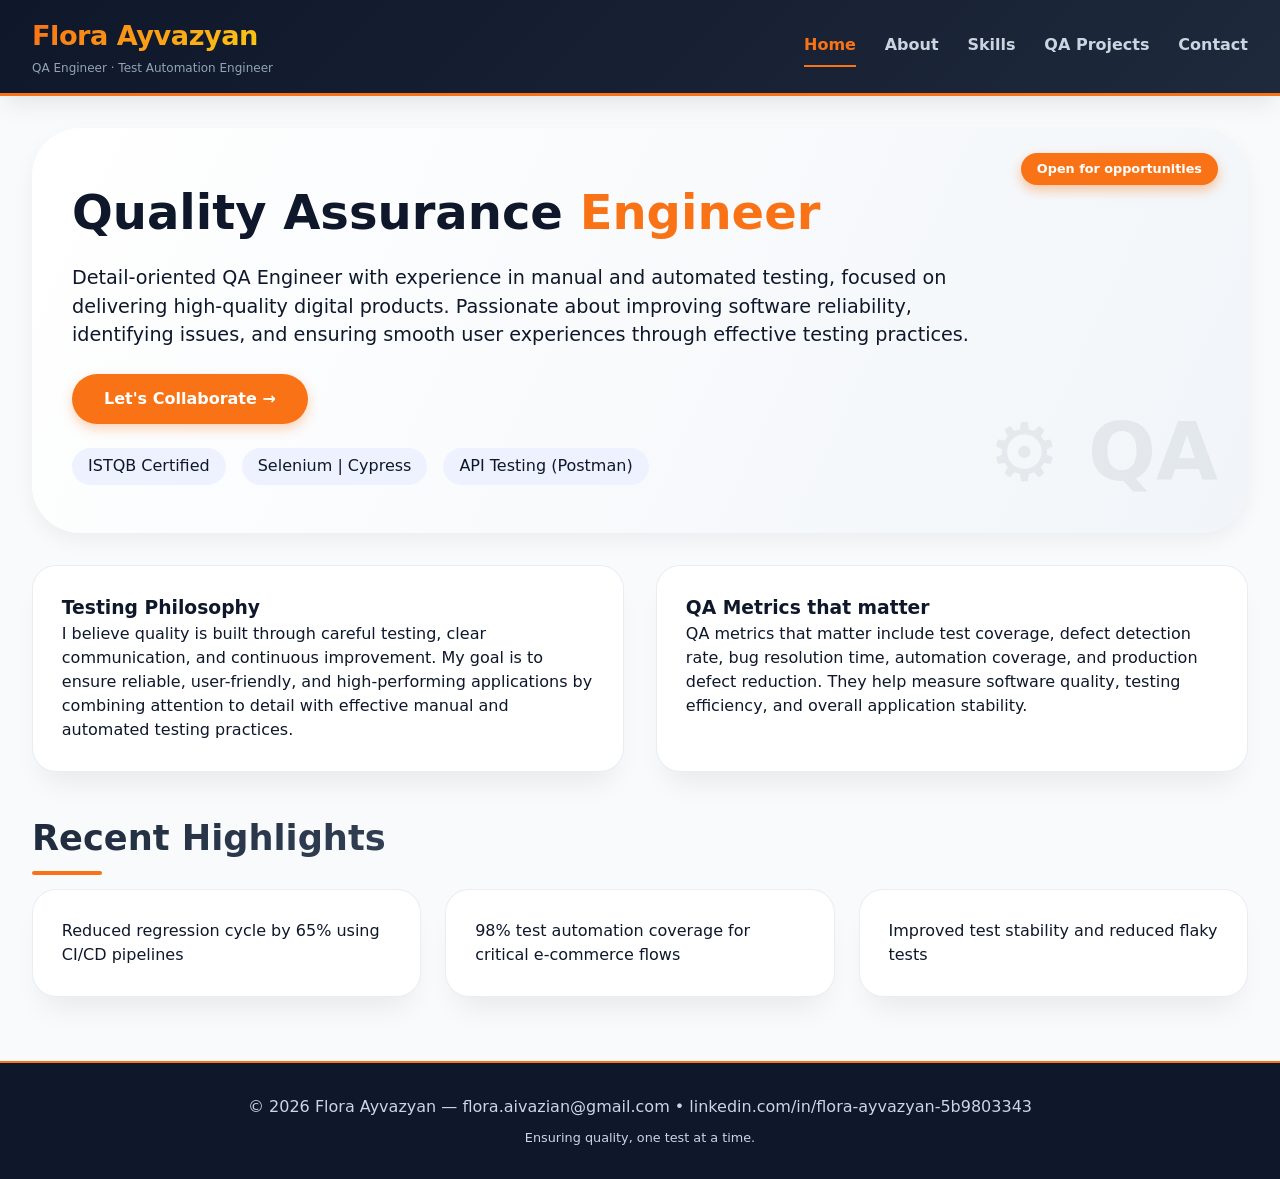
<file: index.html>
<!DOCTYPE html>
<html lang="en">
<head>
  <meta charset="UTF-8" />
  <meta name="viewport" content="width=device-width, initial-scale=1.0, viewport-fit=cover" />
  <title>Flora Ayvazyan | QA Engineer Portfolio - Home</title>
  <link rel="stylesheet" href="css/style.css" />
</head>
<body>

  <header class="site-header">
    <div class="header-container">
      <div class="logo">
        <h1>Flora Ayvazyan</h1>
        <p>QA Engineer · Test Automation Engineer</p>
      </div>

      <nav class="nav-links">
        <a href="index.html" class="nav-btn active"> Home</a>
        <a href="about.html" class="nav-btn"> About</a>
        <a href="skills.html" class="nav-btn"> Skills</a>
        <a href="projects.html" class="nav-btn"> QA Projects</a>
        <a href="contact.html" class="nav-btn"> Contact</a>
      </nav>
    </div>
  </header>

  <main class="container pages-container">

   
    <section id="home" class="page active-page">

      <div class="hero">
        <div class="badge-absolute"> Open for opportunities</div>

        <h1>
          Quality Assurance
          <span class="hero-highlight">Engineer</span>
        </h1>

        <p class="hero-description">
            Detail-oriented QA Engineer with experience in manual and automated testing, focused
             on delivering high-quality digital products. Passionate about improving software reliability, 
             identifying issues, and ensuring smooth user experiences through effective testing practices.
        </p>

        <a href="contact.html" class="btn" id="heroContactBtn">
          Let's Collaborate →
        </a>

        <div class="hero-tags">
          <span class="hero-tag"> ISTQB Certified</span>
          <span class="hero-tag"> Selenium | Cypress</span>
          <span class="hero-tag"> API Testing (Postman)</span>
        </div>
      </div>

      <div class="grid-2col mt-2">
        <div class="card">
          <h3>Testing Philosophy</h3>
          <p>
            I believe quality is built through careful testing, clear communication,
            and continuous improvement. My goal is to ensure reliable, user-friendly,
            and high-performing applications by combining attention to detail with effective
            manual and automated testing practices.
          </p>
        </div>

        <div class="card">
          <h3> QA Metrics that matter</h3>
          <p>
           QA metrics that matter include test coverage, defect detection rate, 
           bug resolution time, automation coverage, and production defect reduction. 
           They help measure software quality, testing efficiency, and overall application
           stability.
          </p>
        </div>
      </div>

      <div class="mt-25">
        <h2>Recent Highlights</h2>

        <div class="flex-between">
          <div class="card flex-grow">
              Reduced regression cycle by 65% using CI/CD pipelines
          </div>

          <div class="card flex-grow">
              98% test automation coverage for critical e-commerce flows
          </div>

          <div class="card flex-grow">
              Improved test stability and reduced flaky tests
          </div>
        </div>
      </div>
    </section>
  </main>

  <footer class="footer">
    <div class="container">
      <p>
        © <span id="currentYear"></span>
        Flora Ayvazyan —  flora.aivazian@gmail.com 
        • linkedin.com/in/flora-ayvazyan-5b9803343
      </p>
      <p class="footer-small">
         Ensuring quality, one test at a time.
      </p>
    </div>
  </footer>

  <div class="back-to-top" id="backToTopBtn">↑</div>

  <script src="js/script.js"></script>
</body>
</html>
</file>
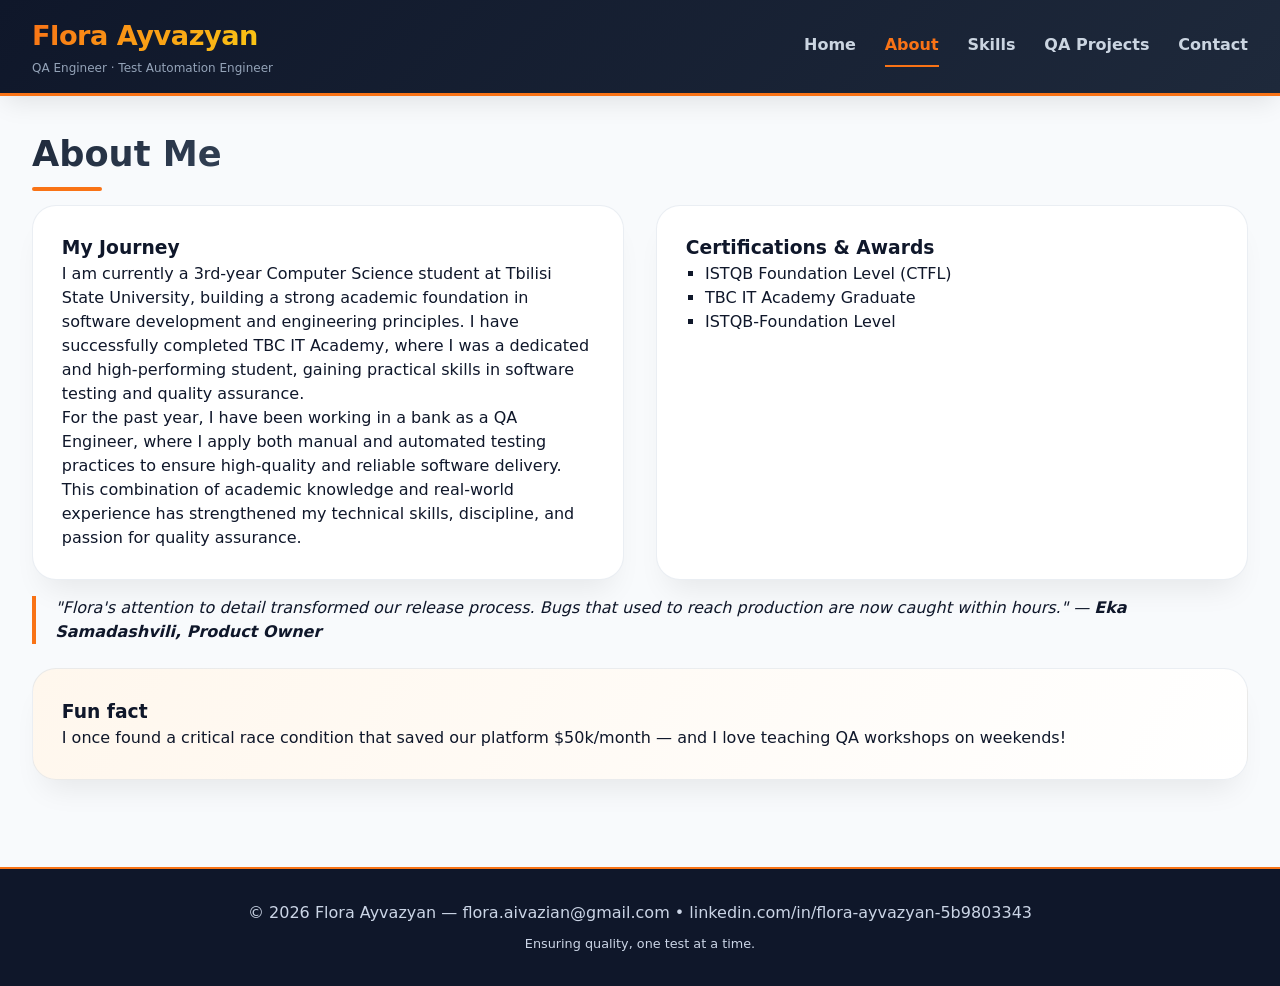
<file: about.html>
<!DOCTYPE html>
<html lang="en">
<head>
  <meta charset="UTF-8" />
  <meta name="viewport" content="width=device-width, initial-scale=1.0, viewport-fit=cover" />
  <title>Flora Ayvazyan | QA Engineer Portfolio - About</title>
  <link rel="stylesheet" href="css/style.css" />
</head>
<body>

  <header class="site-header">
    <div class="header-container">
      <div class="logo">
        <h1>Flora Ayvazyan</h1>
        <p>QA Engineer · Test Automation Engineer</p>
      </div>

      <nav class="nav-links">
        <a href="index.html" class="nav-btn"> Home</a>
        <a href="about.html" class="nav-btn active"> About</a>
        <a href="skills.html" class="nav-btn"> Skills</a>
        <a href="projects.html" class="nav-btn"> QA Projects</a>
        <a href="contact.html" class="nav-btn"> Contact</a>
      </nav>
    </div>
  </header>

  <main class="container pages-container">


    <section id="about" class="page active-page">
      <h2>About Me</h2>

      <div class="grid-2col">
        <div class="card">
          <h3> My Journey</h3>
          <p>
               I am currently a 3rd-year Computer Science student at Tbilisi 
            State University, building a strong academic foundation in software development 
            and engineering principles. I have successfully completed TBC IT Academy, 
            where I was a dedicated and high-performing student, gaining practical skills
            in software testing and quality assurance.
          </p>
          <p>
                 For the past year, I have been working in a bank as a QA Engineer, 
            where I apply both manual and automated testing practices to ensure 
            high-quality and reliable software delivery. This combination of academic knowledge 
            and real-world experience has strengthened my technical skills, discipline,
            and passion for quality assurance.
          </p>
        </div>

        <div class="card">
          <h3> Certifications & Awards</h3>
          <ul class="custom-list">
            <li>ISTQB Foundation Level (CTFL)</li>
            <li>TBC IT Academy Graduate</li>
            <li>ISTQB-Foundation Level</li>
          </ul>
        </div>
      </div>

      <div class="testimonial-quote mt-15">
        <p>
          "Flora's attention to detail transformed our release process.
          Bugs that used to reach production are now caught within hours."
          — <strong>Eka Samadashvili, Product Owner</strong>
        </p>
      </div>

      <div class="card funfact-card">
        <h3> Fun fact</h3>
        <p>
          I once found a critical race condition that saved our platform
          $50k/month — and I love teaching QA workshops on weekends!
        </p>
      </div>
    </section>
  </main>

  <footer class="footer">
    <div class="container">
      <p>
        © <span id="currentYear"></span>
        Flora Ayvazyan —  flora.aivazian@gmail.com 
        • linkedin.com/in/flora-ayvazyan-5b9803343
      </p>
      <p class="footer-small">
         Ensuring quality, one test at a time.
      </p>
    </div>
  </footer>

  <div class="back-to-top" id="backToTopBtn">↑</div>

  <script src="js/script.js"></script>
</body>
</html>
</file>
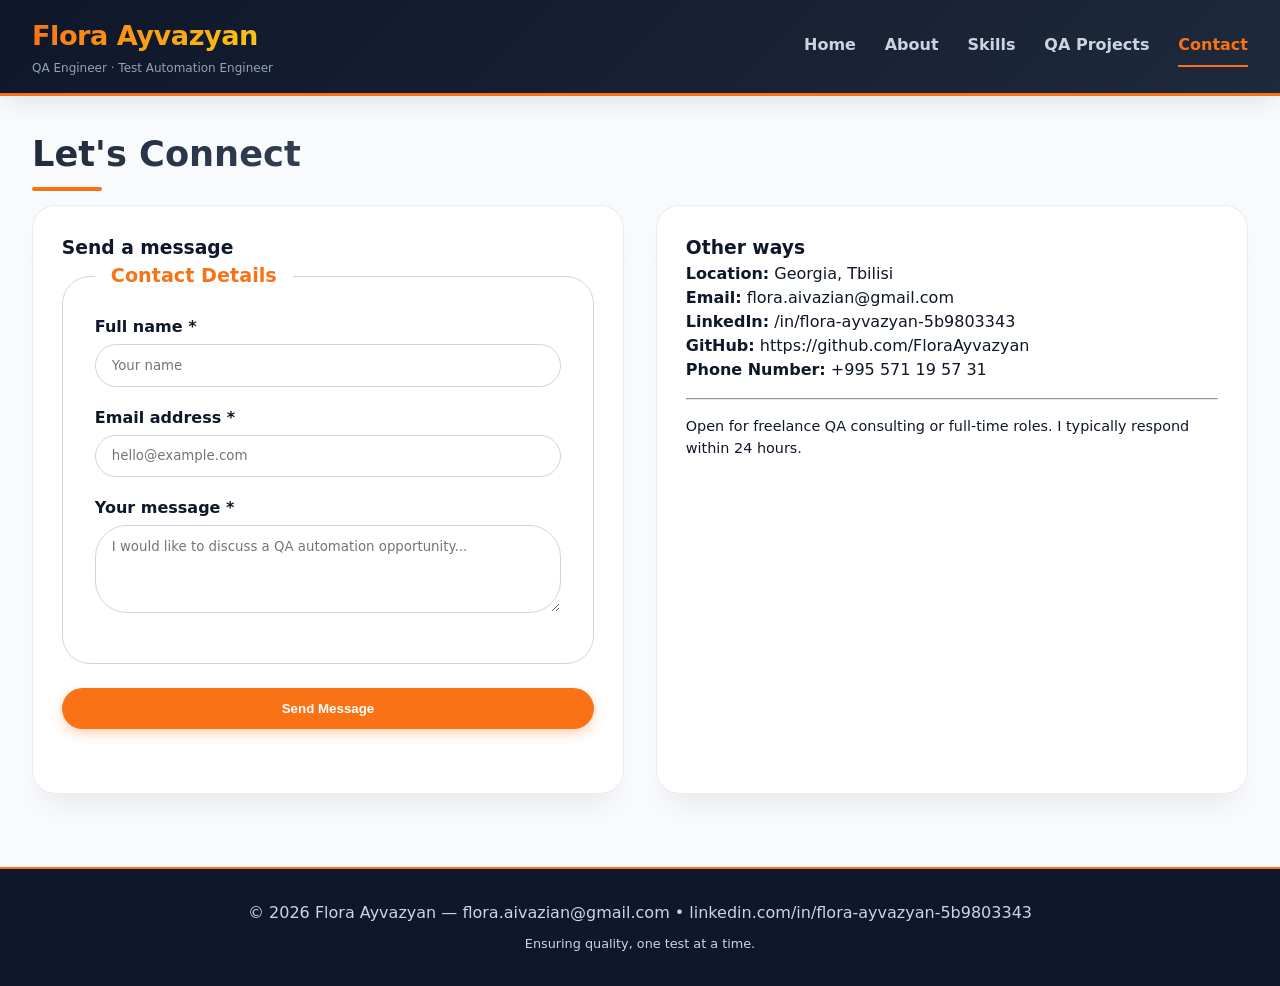
<file: contact.html>
<!DOCTYPE html>
<html lang="en">
<head>
  <meta charset="UTF-8" />
  <meta name="viewport" content="width=device-width, initial-scale=1.0, viewport-fit=cover" />
  <title>Flora Ayvazyan | QA Engineer Portfolio - Contact</title>
  <link rel="stylesheet" href="css/style.css" />
</head>
<body>

  <header class="site-header">
    <div class="header-container">
      <div class="logo">
        <h1>Flora Ayvazyan</h1>
        <p>QA Engineer · Test Automation Engineer</p>
      </div>

      <nav class="nav-links">
        <a href="index.html" class="nav-btn"> Home</a>
        <a href="about.html" class="nav-btn"> About</a>
        <a href="skills.html" class="nav-btn">Skills</a>
        <a href="projects.html" class="nav-btn"> QA Projects</a>
        <a href="contact.html" class="nav-btn active"> Contact</a>
      </nav>
    </div>
  </header>

  <main class="container pages-container">

    <section id="contact" class="page active-page">
      <h2>Let's Connect</h2>

      <div class="grid-2col">
        <div class="card">
          <h3> Send a message</h3>
          <form id="contactForm">
            <fieldset>
              <legend> Contact Details</legend>

              <div class="form-group">
                <label for="fullname">Full name *</label>
                <input type="text" id="fullname" name="fullname" placeholder="Your name" required />
              </div>

              <div class="form-group">
                <label for="email">Email address *</label>
                <input type="email" id="email" name="email" placeholder="hello@example.com" required />
              </div>

              <div class="form-group">
                <label for="msg">Your message *</label>
                <textarea id="msg" name="message" rows="4" placeholder="I would like to discuss a QA automation opportunity..."></textarea>
              </div>
            </fieldset>

            <button type="submit" class="btn btn-full">
              Send Message 
            </button>

            <div id="formFeedback" class="form-message"></div>
          </form>
        </div>

        <div class="card">
          <h3> Other ways</h3>
          <p><strong> Location:</strong> Georgia, Tbilisi</p>
          <p><strong> Email:</strong> flora.aivazian@gmail.com</p>
          <p><strong> LinkedIn:</strong> /in/flora-ayvazyan-5b9803343</p>
          <p><strong> GitHub:</strong> https://github.com/FloraAyvazyan</p>
          <p><strong> Phone Number:</strong> +995 571 19 57 31</p>

          <hr class="contact-divider" />

          <p class="contact-small">
             Open for freelance QA consulting or full-time roles.
            I typically respond within 24 hours.
          </p>
        </div>
      </div>
    </section>
  </main>

  <footer class="footer">
    <div class="container">
      <p>
        © <span id="currentYear"></span>
        Flora Ayvazyan —  flora.aivazian@gmail.com 
        • linkedin.com/in/flora-ayvazyan-5b9803343
      </p>
      <p class="footer-small">
         Ensuring quality, one test at a time.
      </p>
    </div>
  </footer>

  <div class="back-to-top" id="backToTopBtn">↑</div>

  <script src="js/script.js"></script>
</body>
</html>
</file>
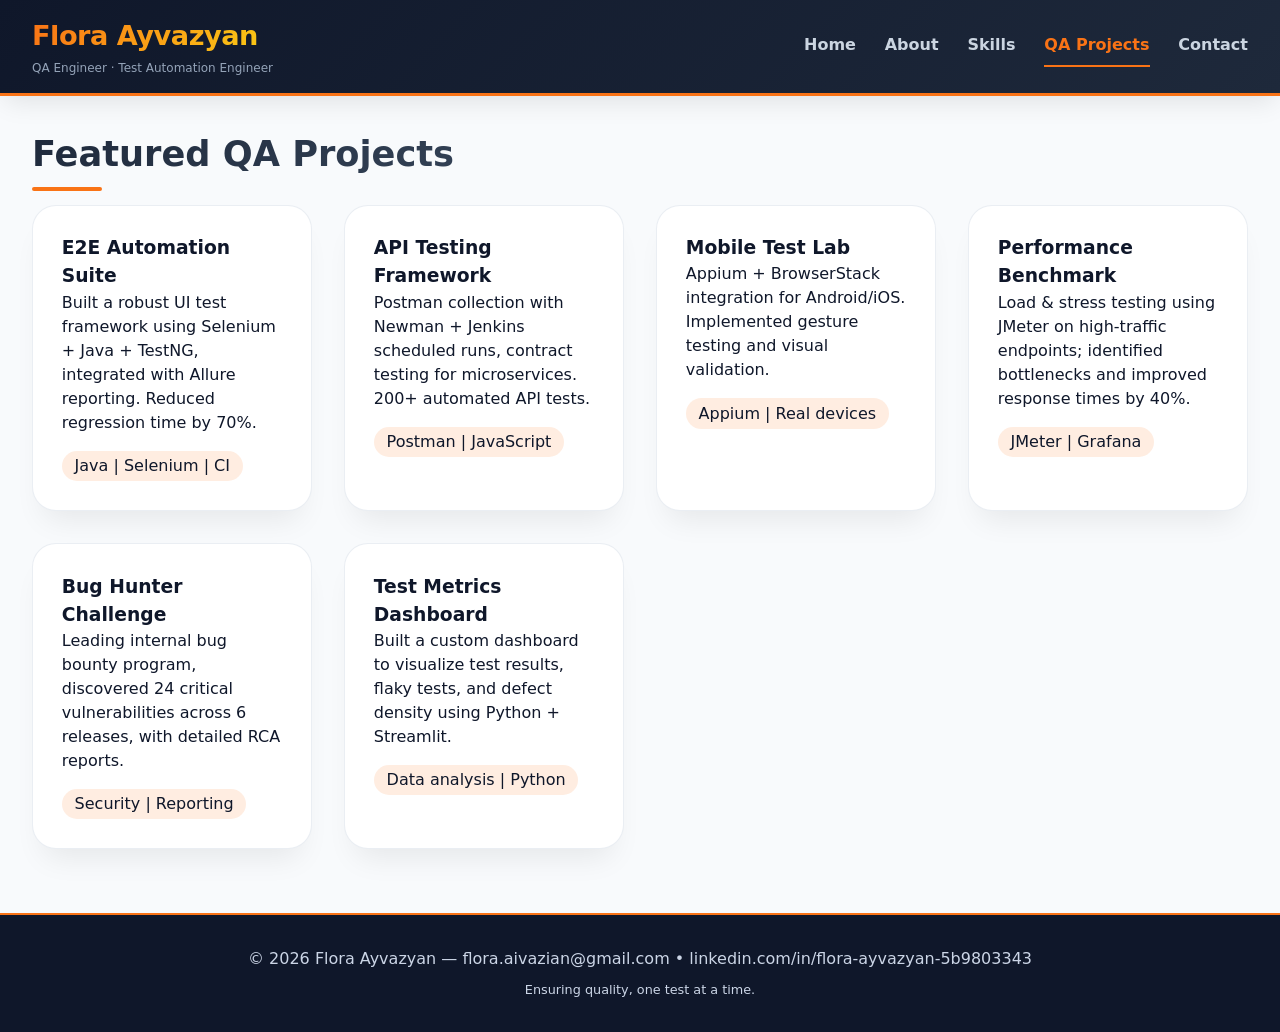
<file: projects.html>
<!DOCTYPE html>
<html lang="en">
<head>
  <meta charset="UTF-8" />
  <meta name="viewport" content="width=device-width, initial-scale=1.0, viewport-fit=cover" />
  <title>Flora Ayvazyan | QA Engineer Portfolio - Projects</title>
  <link rel="stylesheet" href="css/style.css" />
</head>
<body>

  <header class="site-header">
    <div class="header-container">
      <div class="logo">
        <h1>Flora Ayvazyan</h1>
        <p>QA Engineer · Test Automation Engineer</p>
      </div>

      <nav class="nav-links">
        <a href="index.html" class="nav-btn"> Home</a>
        <a href="about.html" class="nav-btn"> About</a>
        <a href="skills.html" class="nav-btn"> Skills</a>
        <a href="projects.html" class="nav-btn active"> QA Projects</a>
        <a href="contact.html" class="nav-btn"> Contact</a>
      </nav>
    </div>
  </header>

  <main class="container pages-container">

    <section id="projects" class="page active-page">
      <h2>Featured QA Projects</h2>

      <div class="grid-3col">
        <div class="card">
          <h3>  E2E Automation Suite</h3>
          <p>
            Built a robust UI test framework using Selenium + Java + TestNG,
            integrated with Allure reporting. Reduced regression time by 70%.
          </p>
          <span class="project-tag">Java | Selenium | CI</span>
        </div>

        <div class="card">
          <h3>  API Testing Framework</h3>
          <p>
            Postman collection with Newman + Jenkins scheduled runs,
            contract testing for microservices. 200+ automated API tests.
          </p>
          <span class="project-tag">Postman | JavaScript</span>
        </div>

        <div class="card">
          <h3>  Mobile Test Lab</h3>
          <p>
            Appium + BrowserStack integration for Android/iOS.
            Implemented gesture testing and visual validation.
          </p>
          <span class="project-tag">Appium | Real devices</span>
        </div>

        <div class="card">
          <h3>  Performance Benchmark</h3>
          <p>
            Load & stress testing using JMeter on high-traffic endpoints;
            identified bottlenecks and improved response times by 40%.
          </p>
          <span class="project-tag">JMeter | Grafana</span>
        </div>

        <div class="card">
          <h3>  Bug Hunter Challenge</h3>
          <p>
            Leading internal bug bounty program, discovered 24 critical
            vulnerabilities across 6 releases, with detailed RCA reports.
          </p>
          <span class="project-tag">Security | Reporting</span>
        </div>

        <div class="card">
          <h3>  Test Metrics Dashboard</h3>
          <p>
            Built a custom dashboard to visualize test results,
            flaky tests, and defect density using Python + Streamlit.
          </p>
          <span class="project-tag">Data analysis | Python</span>
        </div>
      </div>
    </section>
  </main>

  <footer class="footer">
    <div class="container">
      <p>
        © <span id="currentYear"></span>
        Flora Ayvazyan —  flora.aivazian@gmail.com 
        • linkedin.com/in/flora-ayvazyan-5b9803343
      </p>
      <p class="footer-small">
         Ensuring quality, one test at a time.
      </p>
    </div>
  </footer>

  <div class="back-to-top" id="backToTopBtn">↑</div>

  <script src="js/script.js"></script>
</body>
</html>
</file>
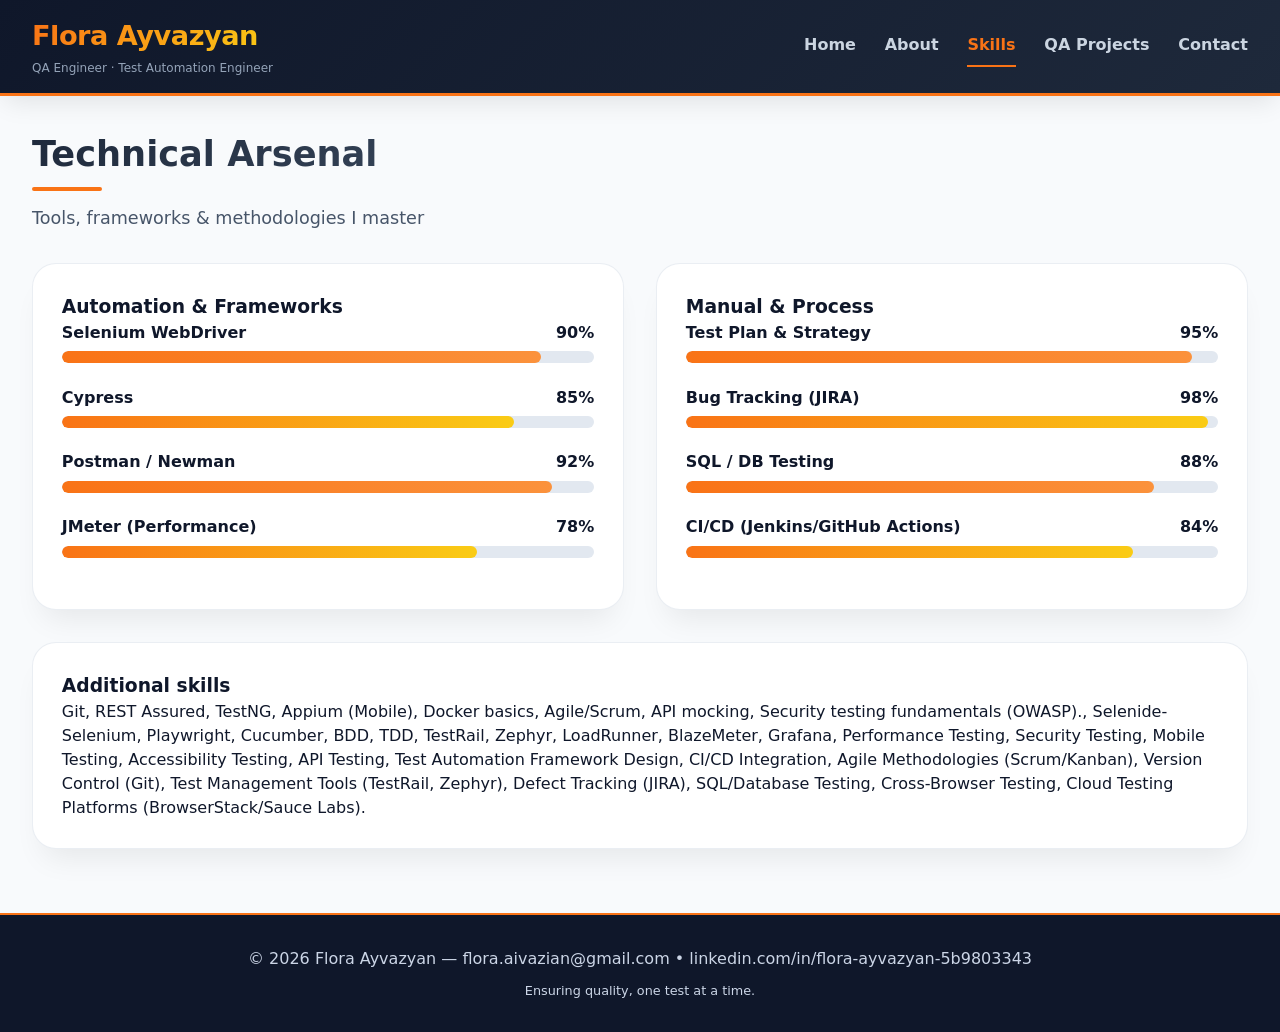
<file: skills.html>
<!DOCTYPE html>
<html lang="en">
<head>
  <meta charset="UTF-8" />
  <meta name="viewport" content="width=device-width, initial-scale=1.0, viewport-fit=cover" />
  <title>Flora Ayvazyan | QA Engineer Portfolio - Skills</title>
  <link rel="stylesheet" href="css/style.css" />
</head>
<body>

  <header class="site-header">
    <div class="header-container">
      <div class="logo">
        <h1>Flora Ayvazyan</h1>
        <p>QA Engineer · Test Automation Engineer</p>
      </div>

      <nav class="nav-links">
        <a href="index.html" class="nav-btn"> Home</a>
        <a href="about.html" class="nav-btn"> About</a>
        <a href="skills.html" class="nav-btn active"> Skills</a>
        <a href="projects.html" class="nav-btn"> QA Projects</a>
        <a href="contact.html" class="nav-btn"> Contact</a>
      </nav>
    </div>
  </header>

  <main class="container pages-container">

    <section id="skills" class="page active-page">
      <h2>Technical Arsenal</h2>
      <p class="section-sub">
        Tools, frameworks & methodologies I master
      </p>

      <div class="grid-2col">
        <div class="card">
          <h3> Automation & Frameworks</h3>
          <div class="skills-grid">
            <div class="skill-item">
              <div class="skill-name">Selenium WebDriver <span>90%</span></div>
              <div class="progress-bar-bg">
                <div class="progress-fill" data-skill="90"></div>
              </div>
            </div>
            <div class="skill-item">
              <div class="skill-name">Cypress <span>85%</span></div>
              <div class="progress-bar-bg">
                <div class="progress-fill" data-skill="85"></div>
              </div>
            </div>
            <div class="skill-item">
              <div class="skill-name">Postman / Newman <span>92%</span></div>
              <div class="progress-bar-bg">
                <div class="progress-fill" data-skill="92"></div>
              </div>
            </div>
            <div class="skill-item">
              <div class="skill-name">JMeter (Performance) <span>78%</span></div>
              <div class="progress-bar-bg">
                <div class="progress-fill" data-skill="78"></div>
              </div>
            </div>
          </div>
        </div>

        <div class="card">
          <h3> Manual & Process</h3>
          <div class="skills-grid">
            <div class="skill-item">
              <div class="skill-name">Test Plan & Strategy <span>95%</span></div>
              <div class="progress-bar-bg">
                <div class="progress-fill" data-skill="95"></div>
              </div>
            </div>
            <div class="skill-item">
              <div class="skill-name">Bug Tracking (JIRA) <span>98%</span></div>
              <div class="progress-bar-bg">
                <div class="progress-fill" data-skill="98"></div>
              </div>
            </div>
            <div class="skill-item">
              <div class="skill-name">SQL / DB Testing <span>88%</span></div>
              <div class="progress-bar-bg">
                <div class="progress-fill" data-skill="88"></div>
              </div>
            </div>
            <div class="skill-item">
              <div class="skill-name">CI/CD (Jenkins/GitHub Actions) <span>84%</span></div>
              <div class="progress-bar-bg">
                <div class="progress-fill" data-skill="84"></div>
              </div>
            </div>
          </div>
        </div>
      </div>

      <div class="card mt-2">
        <h3> Additional skills</h3>
        <p>
           Git, REST Assured, TestNG, Appium (Mobile), Docker basics,
          Agile/Scrum, API mocking, Security testing fundamentals (OWASP)., Selenide-Selenium,
          Playwright, Cucumber, BDD, TDD, TestRail, Zephyr, LoadRunner, BlazeMeter, Grafana, Performance Testing,
          Security Testing, Mobile Testing, Accessibility Testing, API Testing, Test Automation Framework Design, 
          CI/CD Integration, Agile Methodologies (Scrum/Kanban), Version Control (Git), Test Management Tools (TestRail, Zephyr),
          Defect Tracking (JIRA), SQL/Database Testing, Cross-Browser Testing, Cloud Testing Platforms (BrowserStack/Sauce Labs).
        </p>
      </div>
    </section>
  </main>

  <footer class="footer">
    <div class="container">
      <p>
        © <span id="currentYear"></span>
       Flora Ayvazyan —  flora.aivazian@gmail.com 
        • linkedin.com/in/flora-ayvazyan-5b9803343
      </p>
      <p class="footer-small">
         Ensuring quality, one test at a time.
      </p>
    </div>
  </footer>

  <div class="back-to-top" id="backToTopBtn">↑</div>

  <script src="js/script.js"></script>
</body>
</html>
</file>
<file: css/style.css>
/* ---------- RESET & GLOBAL ---------- */
* {
  margin: 0;
  padding: 0;
  box-sizing: border-box;
}

body {
  font-family: system-ui, 'Segoe UI', 'Inter', 'Roboto', sans-serif;
  background: #f8fafc;
  color: #0f172a;
  line-height: 1.5;
  scroll-behavior: smooth;
}

::selection {
  background: #f97316;
  color: white;
  text-shadow: none;
}

.container {
  max-width: 1280px;
  margin: 0 auto;
  padding: 0 2rem;
}

/* ---------- HEADER ---------- */
.site-header {
  background: linear-gradient(135deg, #0f172a 0%, #1e293b 100%);
  box-shadow: 0 10px 25px -5px rgba(0, 0, 0, 0.1);
  position: sticky;
  top: 0;
  z-index: 100;
  border-bottom: 3px solid #f97316;
}

.header-container {
  display: flex;
  flex-wrap: wrap;
  align-items: center;
  justify-content: space-between;
  padding: 1rem 2rem;
  max-width: 1400px;
  margin: 0 auto;
}

.logo h1 {
  font-size: 1.7rem;
  font-weight: 700;
  background: linear-gradient(120deg, #f97316, #facc15);
  background-clip: text;
  -webkit-background-clip: text;
  color: transparent;
  letter-spacing: -0.5px;
}

.logo p {
  font-size: 0.75rem;
  color: #94a3b8;
  margin-top: 2px;
}

/* ---------- NAV ---------- */
.nav-links {
  display: flex;
  gap: 1.8rem;
  flex-wrap: wrap;
}

.nav-btn {
  background: none;
  border: none;
  font-size: 1rem;
  font-weight: 600;
  color: #cbd5e1;
  cursor: pointer;
  padding: 0.5rem 0;
  transition: all 0.3s ease;
  border-bottom: 2px solid transparent;
  text-decoration: none;
}

.nav-btn:hover {
  color: #facc15;
  transform: translateY(-2px);
}

.nav-btn.active {
  color: #f97316;
  border-bottom-color: #f97316;
}

/* ---------- PAGE ---------- */
.pages-container {
  min-height: 75vh;
  margin: 2rem 0 3rem;
}

.page {
  display: none;
  animation: fadeUp 0.5s ease-out;
}

.page.active-page {
  display: block;
}

@keyframes fadeUp {
  from {
    opacity: 0;
    transform: translateY(20px);
  }
  to {
    opacity: 1;
    transform: translateY(0);
  }
}

/* ---------- TYPOGRAPHY ---------- */
h2 {
  font-size: 2.2rem;
  font-weight: 700;
  margin-bottom: 1.5rem;
  background: linear-gradient(145deg, #1e293b, #334155);
  background-clip: text;
  -webkit-background-clip: text;
  color: transparent;
  position: relative;
  display: inline-block;
}

h2::after {
  content: '';
  position: absolute;
  bottom: -10px;
  left: 0;
  width: 70px;
  height: 4px;
  background: #f97316;
  border-radius: 8px;
  transition: width 0.3s;
}

h2:hover::after {
  width: 120px;
}

.section-sub {
  color: #475569;
  margin-bottom: 2rem;
  font-size: 1.1rem;
}

/* ---------- CARD ---------- */
.card {
  background: white;
  border-radius: 24px;
  padding: 1.8rem;
  box-shadow: 0 20px 30px -12px rgba(0, 0, 0, 0.08);
  transition: all 0.35s cubic-bezier(0.2, 0.9, 0.4, 1.1);
  border: 1px solid rgba(203, 213, 225, 0.4);
  height: 100%;
}

.card:hover {
  transform: translateY(-8px) scale(1.01);
  box-shadow: 0 25px 40px -12px rgba(0, 0, 0, 0.2);
  border-color: #f9731650;
}

/* ---------- LAYOUT ---------- */
.grid-2col {
  display: grid;
  grid-template-columns: repeat(auto-fit, minmax(280px, 1fr));
  gap: 2rem;
}

.grid-3col {
  display: grid;
  grid-template-columns: repeat(auto-fit, minmax(280px, 1fr));
  gap: 2rem;
}

.flex-between {
  display: flex;
  flex-wrap: wrap;
  justify-content: space-between;
  gap: 1.5rem;
}

/* ---------- HERO ---------- */
.hero {
  background: linear-gradient(115deg, #ffffff 0%, #f1f5f9 100%);
  border-radius: 48px;
  padding: 3rem 2.5rem;
  margin-bottom: 2rem;
  position: relative;
  overflow: hidden;
  box-shadow: 0 8px 20px rgba(0, 0, 0, 0.05);
}

.hero::before {
  content: "⚙️ QA";
  position: absolute;
  bottom: 20px;
  right: 30px;
  font-size: 5rem;
  opacity: 0.06;
  font-weight: bold;
  pointer-events: none;
}

.badge-absolute {
  position: absolute;
  top: 25px;
  right: 30px;
  background: #f97316;
  color: white;
  padding: 0.4rem 1rem;
  border-radius: 60px;
  font-size: 0.8rem;
  font-weight: bold;
  box-shadow: 0 5px 12px rgba(249, 115, 22, 0.4);
  animation: pulseBadge 1.8s infinite;
}

@keyframes pulseBadge {
  0% {
    transform: scale(1);
    background: #f97316;
  }
  50% {
    transform: scale(1.05);
    background: #ea580c;
    box-shadow: 0 8px 20px rgba(234, 88, 12, 0.5);
  }
  100% {
    transform: scale(1);
    background: #f97316;
  }
}

.hero h1 {
  font-size: 3rem;
  font-weight: 800;
  color: #0f172a;
}

.hero-highlight {
  color: #f97316;
}

.hero-description {
  font-size: 1.2rem;
  margin: 1rem 0 1.5rem;
  max-width: 80%;
}

.hero-tags {
  margin-top: 1.5rem;
  display: flex;
  gap: 1rem;
  flex-wrap: wrap;
}

.hero-tag {
  background: #eef2ff;
  padding: 0.4rem 1rem;
  border-radius: 60px;
}

/* ---------- BUTTONS ---------- */
.btn {
  display: inline-block;
  background: #f97316;
  color: white;
  padding: 0.8rem 2rem;
  border-radius: 50px;
  font-weight: 600;
  text-decoration: none;
  transition: all 0.3s;
  border: none;
  cursor: pointer;
  box-shadow: 0 5px 12px #F973164D;}

.btn:hover {
  background: #ea580c;
  transform: scale(0.97);
  box-shadow: 0 8px 18px rgba(234, 88, 12, 0.4);
}

.btn-outline {
  background: transparent;
  border: 2px solid #f97316;
  color: #f97316;
  box-shadow: none;
}

.btn-outline:hover {
  background: #f9731610;
  transform: translateY(-3px);
}

.btn-full {
  width: 100%;
}

/* ---------- SPACING ---------- */
.mt-2 {
  margin-top: 2rem;
}
.mt-25 {
  margin-top: 2.5rem;
}
.mt-15 {
  margin-top: 1.5rem;
}

/* ---------- FLEX HELPERS ---------- */
.flex-grow {
  flex: 1;
}

/* ---------- LIST ---------- */
.custom-list {
  margin-left: 1.2rem;
  list-style-type: square;
}

/* ---------- QUOTE ---------- */
.testimonial-quote {
  font-style: italic;
  border-left: 4px solid #f97316;
  padding-left: 1.2rem;
  margin: 1rem 0;
}

/* ---------- SPECIAL CARDS ---------- */
.funfact-card {
  margin-top: 1.5rem;
  background: linear-gradient(120deg, #fff7ed, #fff);
}

/* ---------- SKILLS ---------- */
.skill-item {
  margin-bottom: 1.4rem;
}

.skill-name {
  font-weight: 600;
  margin-bottom: 0.4rem;
  display: flex;
  justify-content: space-between;
}

.progress-bar-bg {
  background: #e2e8f0;
  border-radius: 40px;
  height: 12px;
  overflow: hidden;
}

.progress-fill {
  background: linear-gradient(90deg, #f97316, #facc15);
  width: 0%;
  height: 100%;
  border-radius: 40px;
  transition: width 1s ease-in-out;
}

.skills-grid .skill-item:nth-of-type(odd) .progress-fill {
  background: linear-gradient(90deg, #f97316, #fb923c);
}

/* ---------- PROJECT TAGS ---------- */
.project-tag {
  background: #f9731620;
  padding: 0.2rem 0.8rem;
  border-radius: 50px;
  display: inline-block;
  margin-top: 1rem;
}

/* ---------- FORM ---------- */
fieldset {
  border: 1px solid #cbd5e1;
  border-radius: 28px;
  padding: 1.5rem 2rem;
  margin-bottom: 1.5rem;
  background: white;
  transition: 0.2s;
}

legend {
  padding: 0 1rem;
  font-weight: 700;
  font-size: 1.2rem;
  color: #f97316;
  background: white;
  border-radius: 40px;
}

.form-group {
  margin-bottom: 1.2rem;
}

label {
  font-weight: 600;
  display: block;
  margin-bottom: 0.3rem;
}

input,
textarea {
  width: 100%;
  padding: 0.8rem 1rem;
  border-radius: 32px;
  border: 1px solid #cbd5e1;
  font-family: inherit;
  transition: all 0.2s;
}

input:focus,
textarea:focus {
  outline: none;
  border-color: #f97316;
  box-shadow: 0 0 0 3px rgba(249, 115, 22, 0.2);
}

.form-message {
  margin-top: 1rem;
  font-weight: 500;
  padding: 0.6rem;
  border-radius: 60px;
  text-align: center;
}

.feedback-error {
  color: #b91c1c;
  background-color: #fee2e2;
}

.feedback-success {
  color: #166534;
  background-color: #dcfce7;
}

/* ---------- CONTACT ---------- */
.contact-divider {
  margin: 1rem 0;
  border-color: #e2e8f0;
}

.contact-small {
  font-size: 0.9rem;
}

/* ---------- FOOTER ---------- */
.footer {
  background: #0f172a;
  color: #cbd5e6;
  padding: 2rem 0;
  margin-top: 4rem;
  text-align: center;
  border-top: 2px solid #f97316;
}

.footer-small {
  margin-top: 0.6rem;
  font-size: 0.8rem;
}

/* ---------- BACK TO TOP ---------- */
.back-to-top {
  position: fixed;
  bottom: 30px;
  right: 30px;
  background: #f97316;
  color: white;
  width: 50px;
  height: 50px;
  border-radius: 30px;
  display: flex;
  align-items: center;
  justify-content: center;
  font-size: 1.8rem;
  cursor: pointer;
  box-shadow: 0 8px 18px rgba(0, 0, 0, 0.2);
  transition: all 0.2s;
  z-index: 99;
  opacity: 0;
  visibility: hidden;
}

.back-to-top.show {
  opacity: 1;
  visibility: visible;
}

.back-to-top:hover {
  transform: scale(1.08);
  background: #ea580c;
}

/* ---------- RESPONSIVE ---------- */
@media (max-width: 768px) {
  .header-container {
    flex-direction: column;
    gap: 1rem;
  }
  .nav-links {
    justify-content: center;
    gap: 1rem;
  }
  .hero h1 {
    font-size: 2rem;
  }
  .container {
    padding: 0 1.2rem;
  }
  h2 {
    font-size: 1.8rem;
  }
  .badge-absolute {
    font-size: 0.7rem;
    top: 15px;
    right: 15px;
  }
}
</file>
